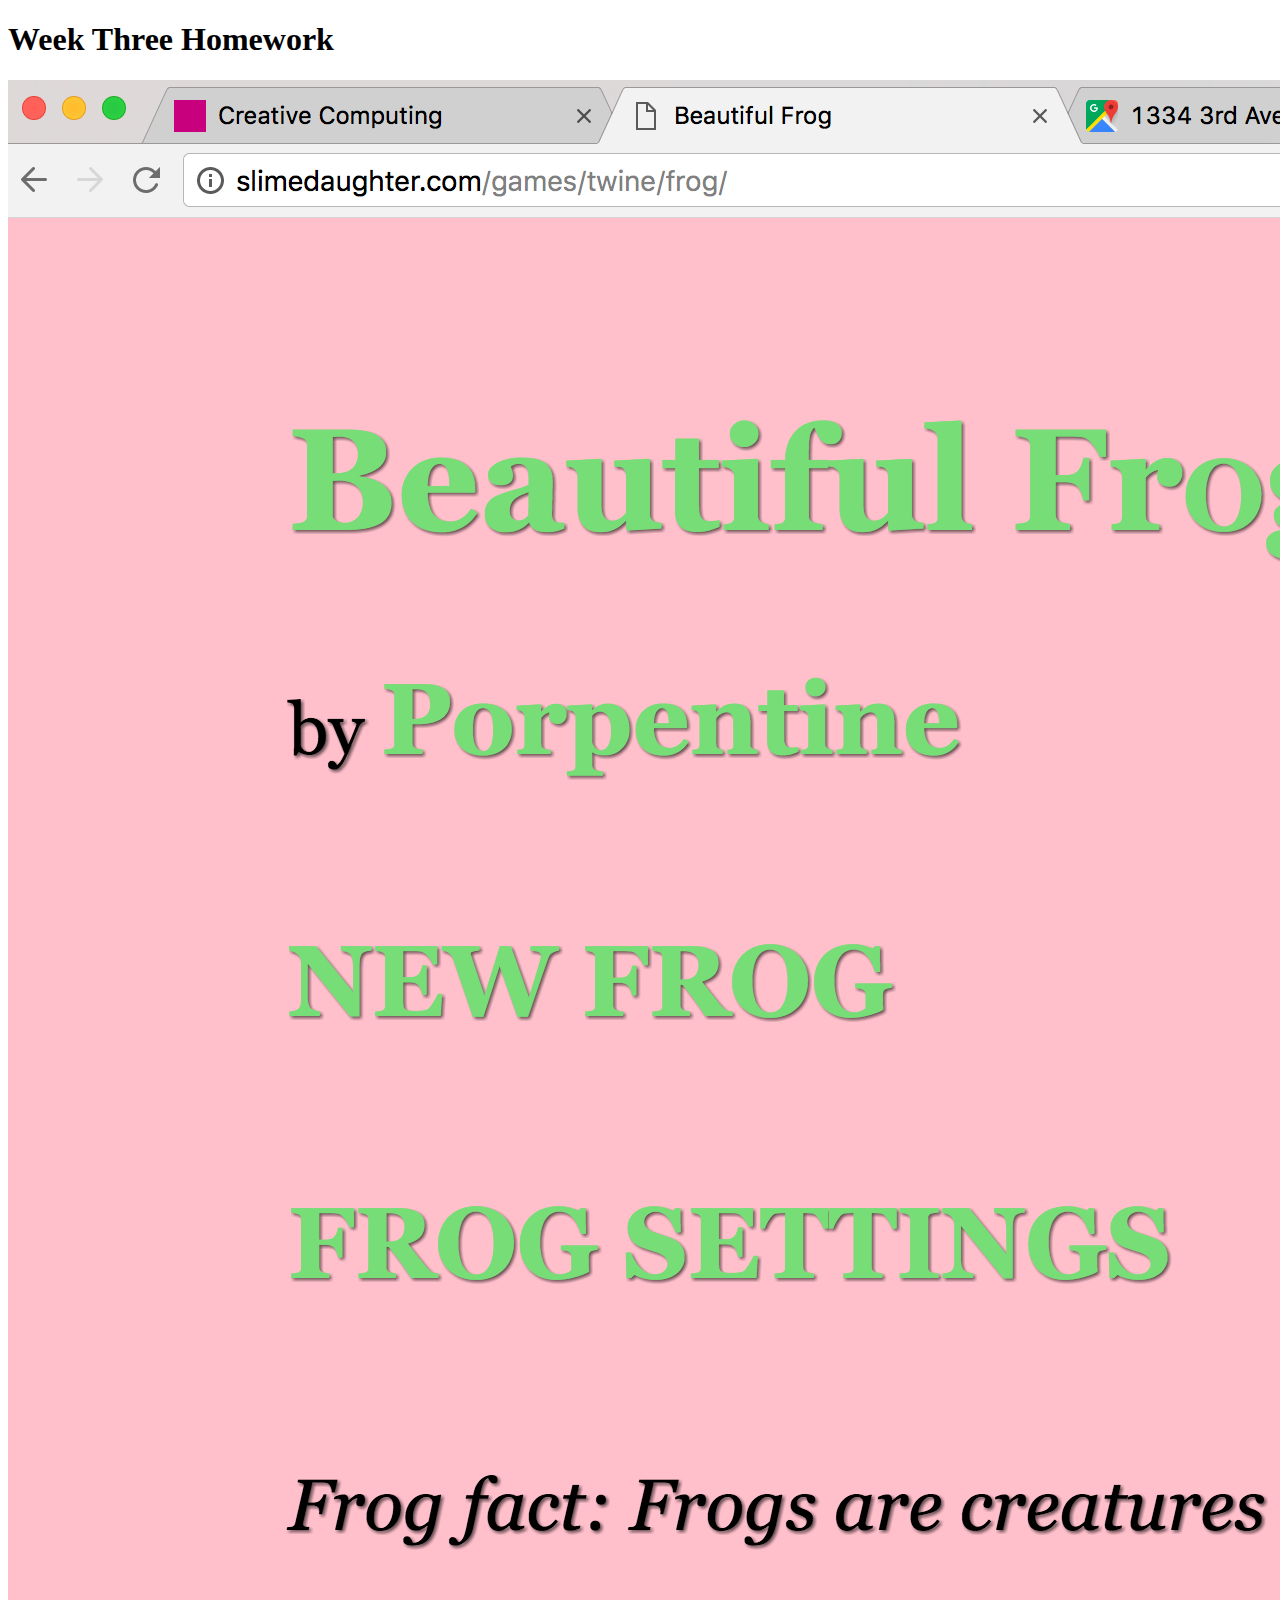
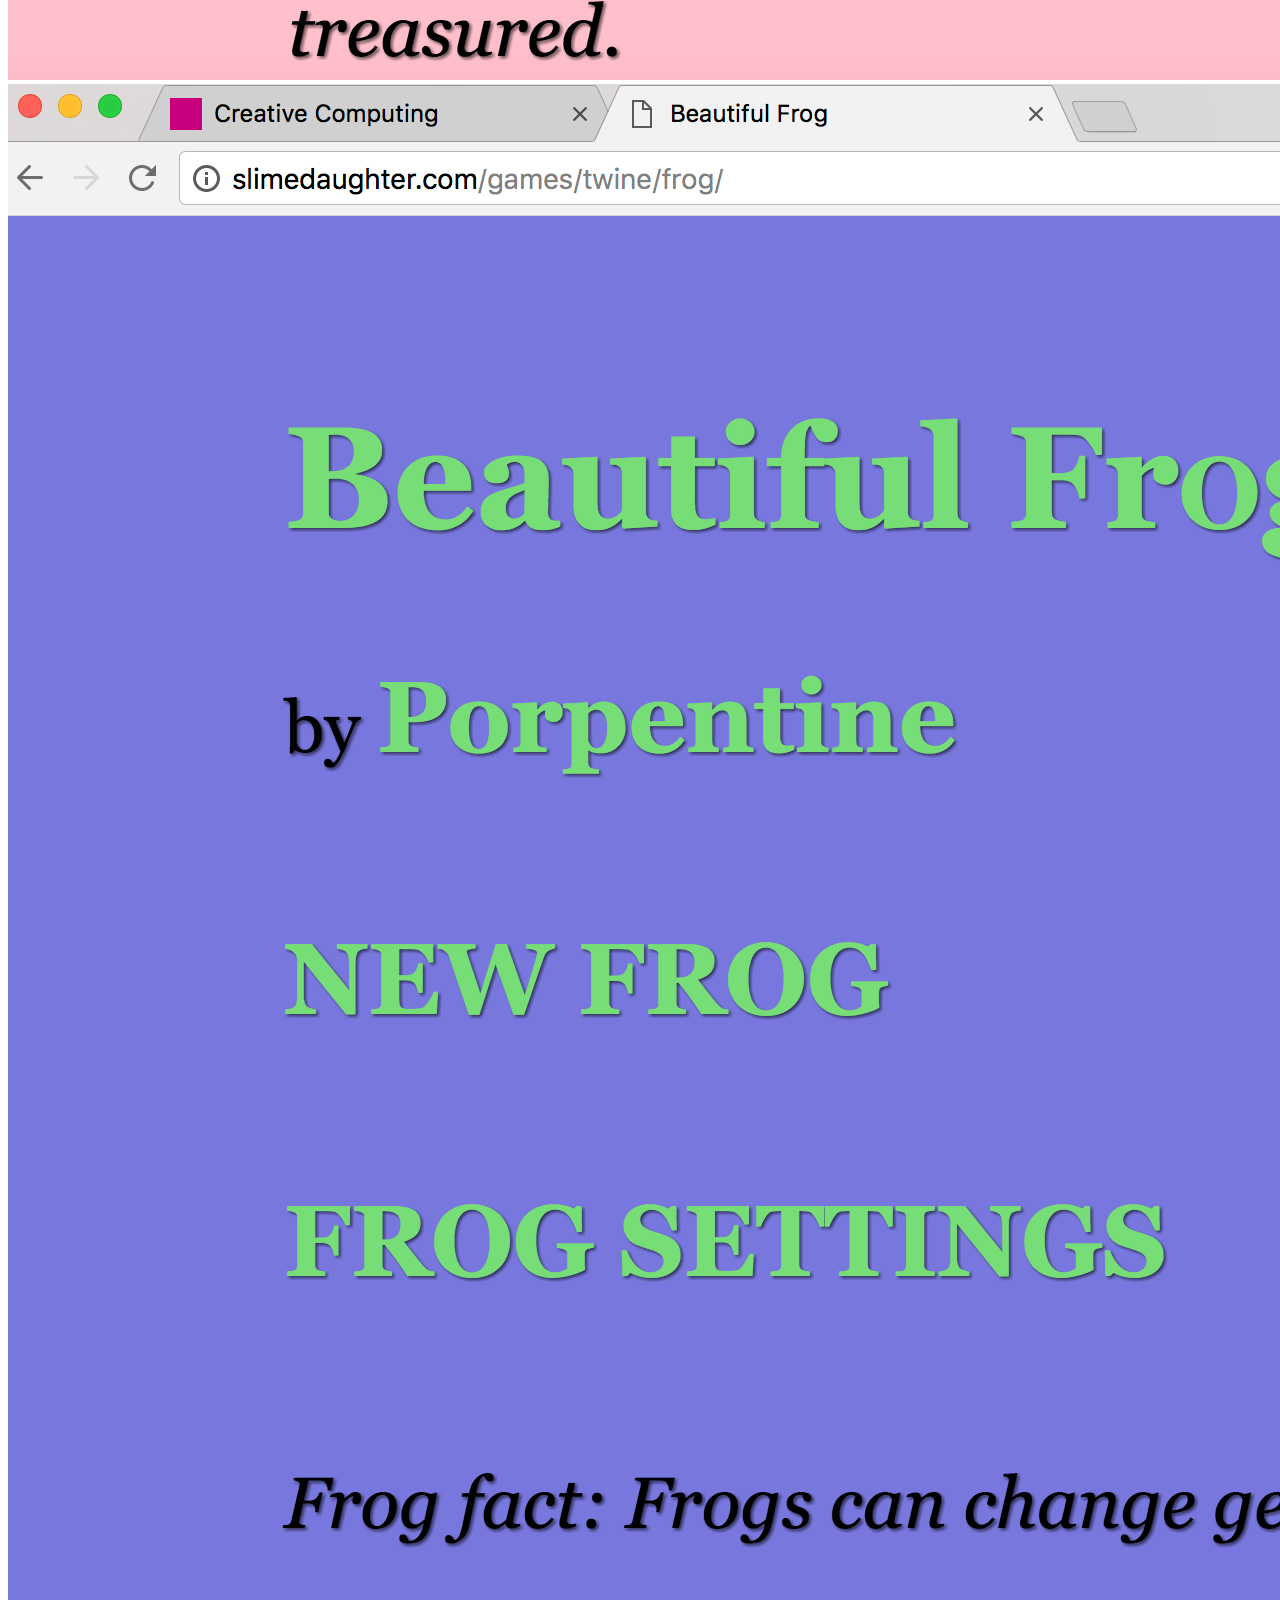
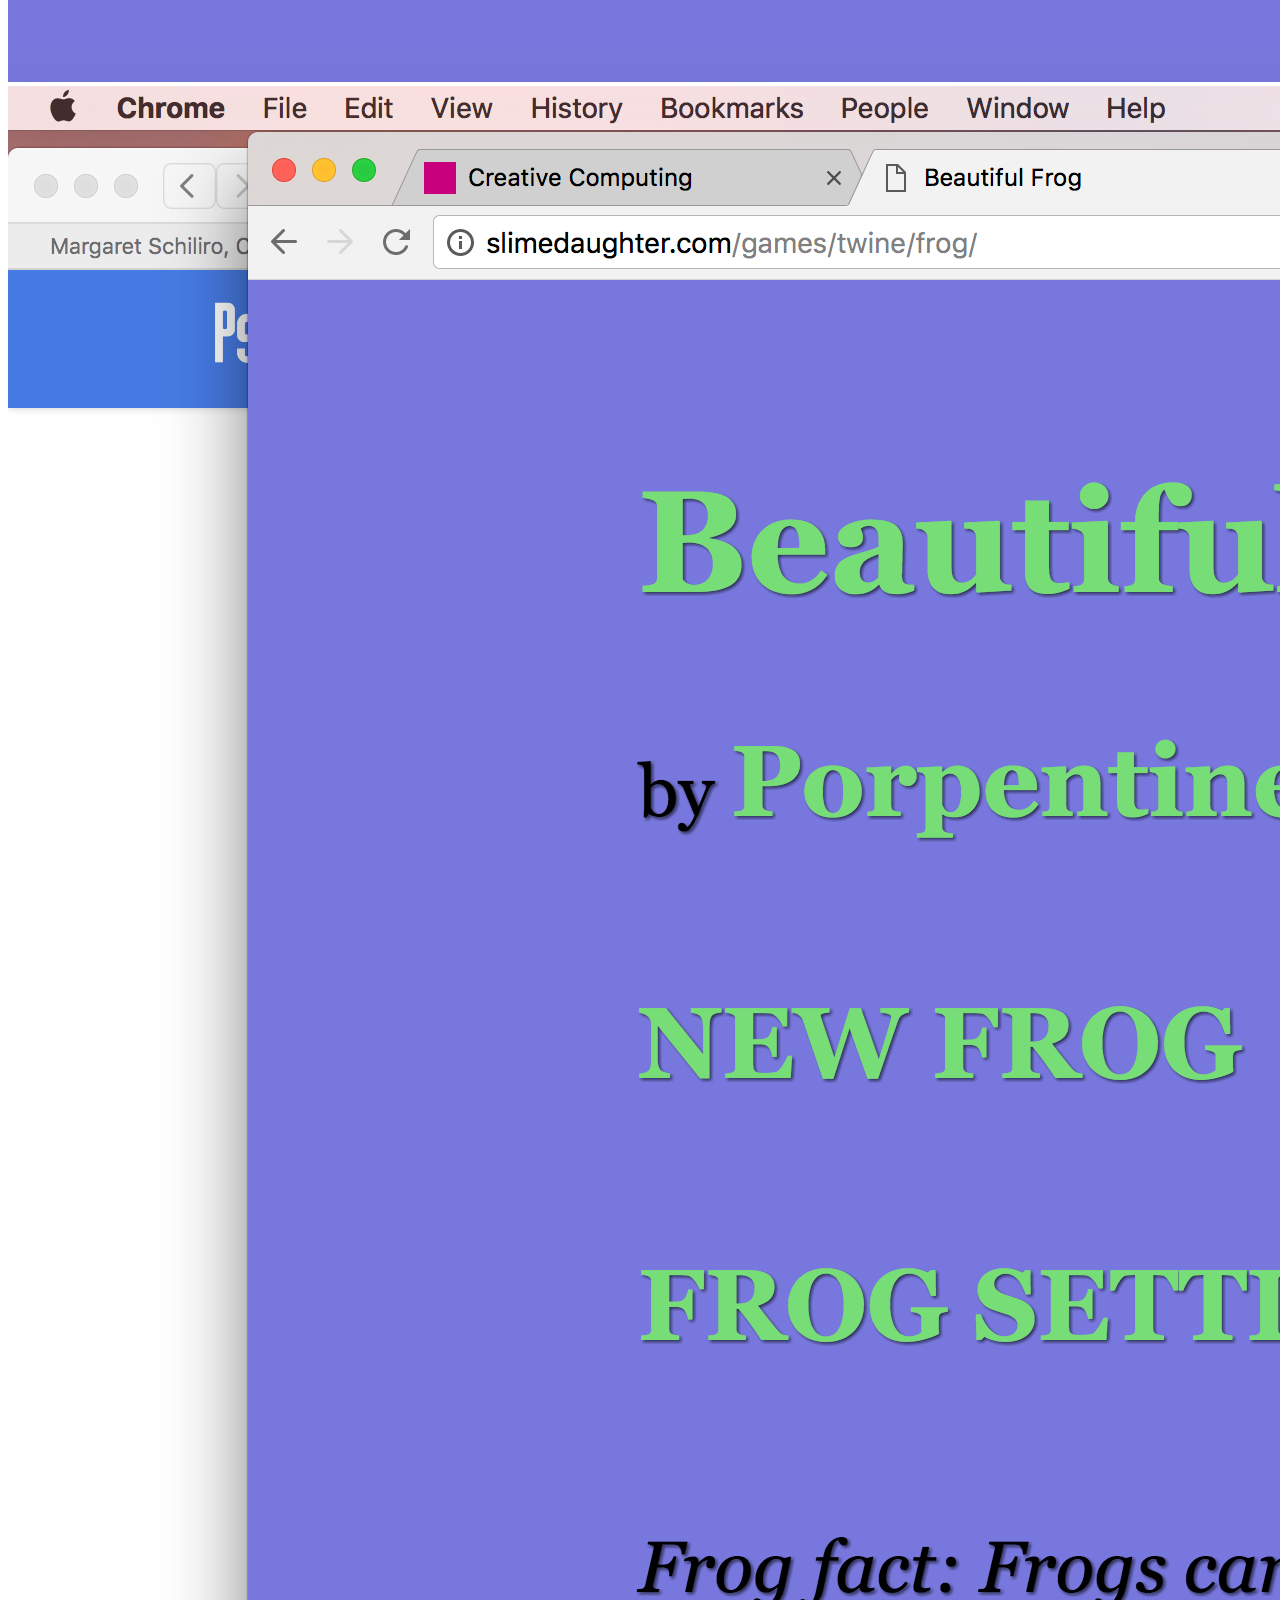
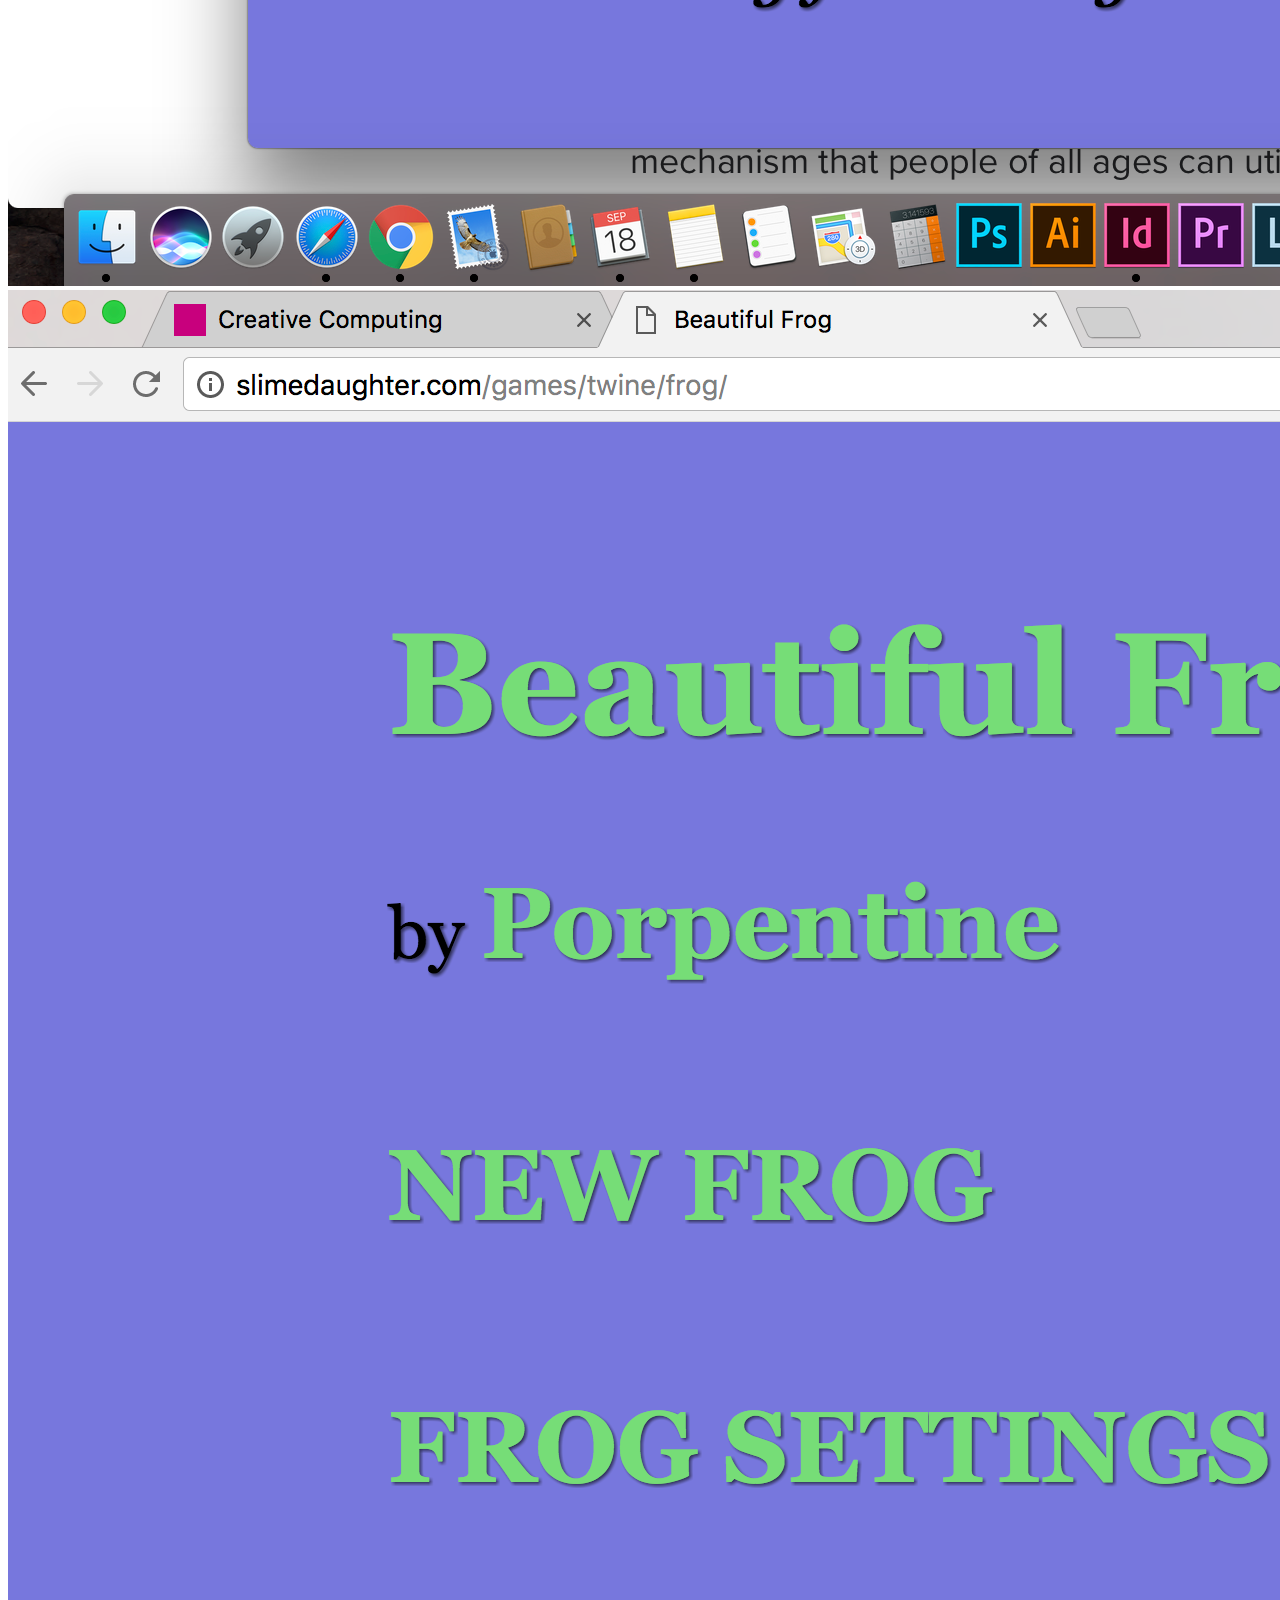
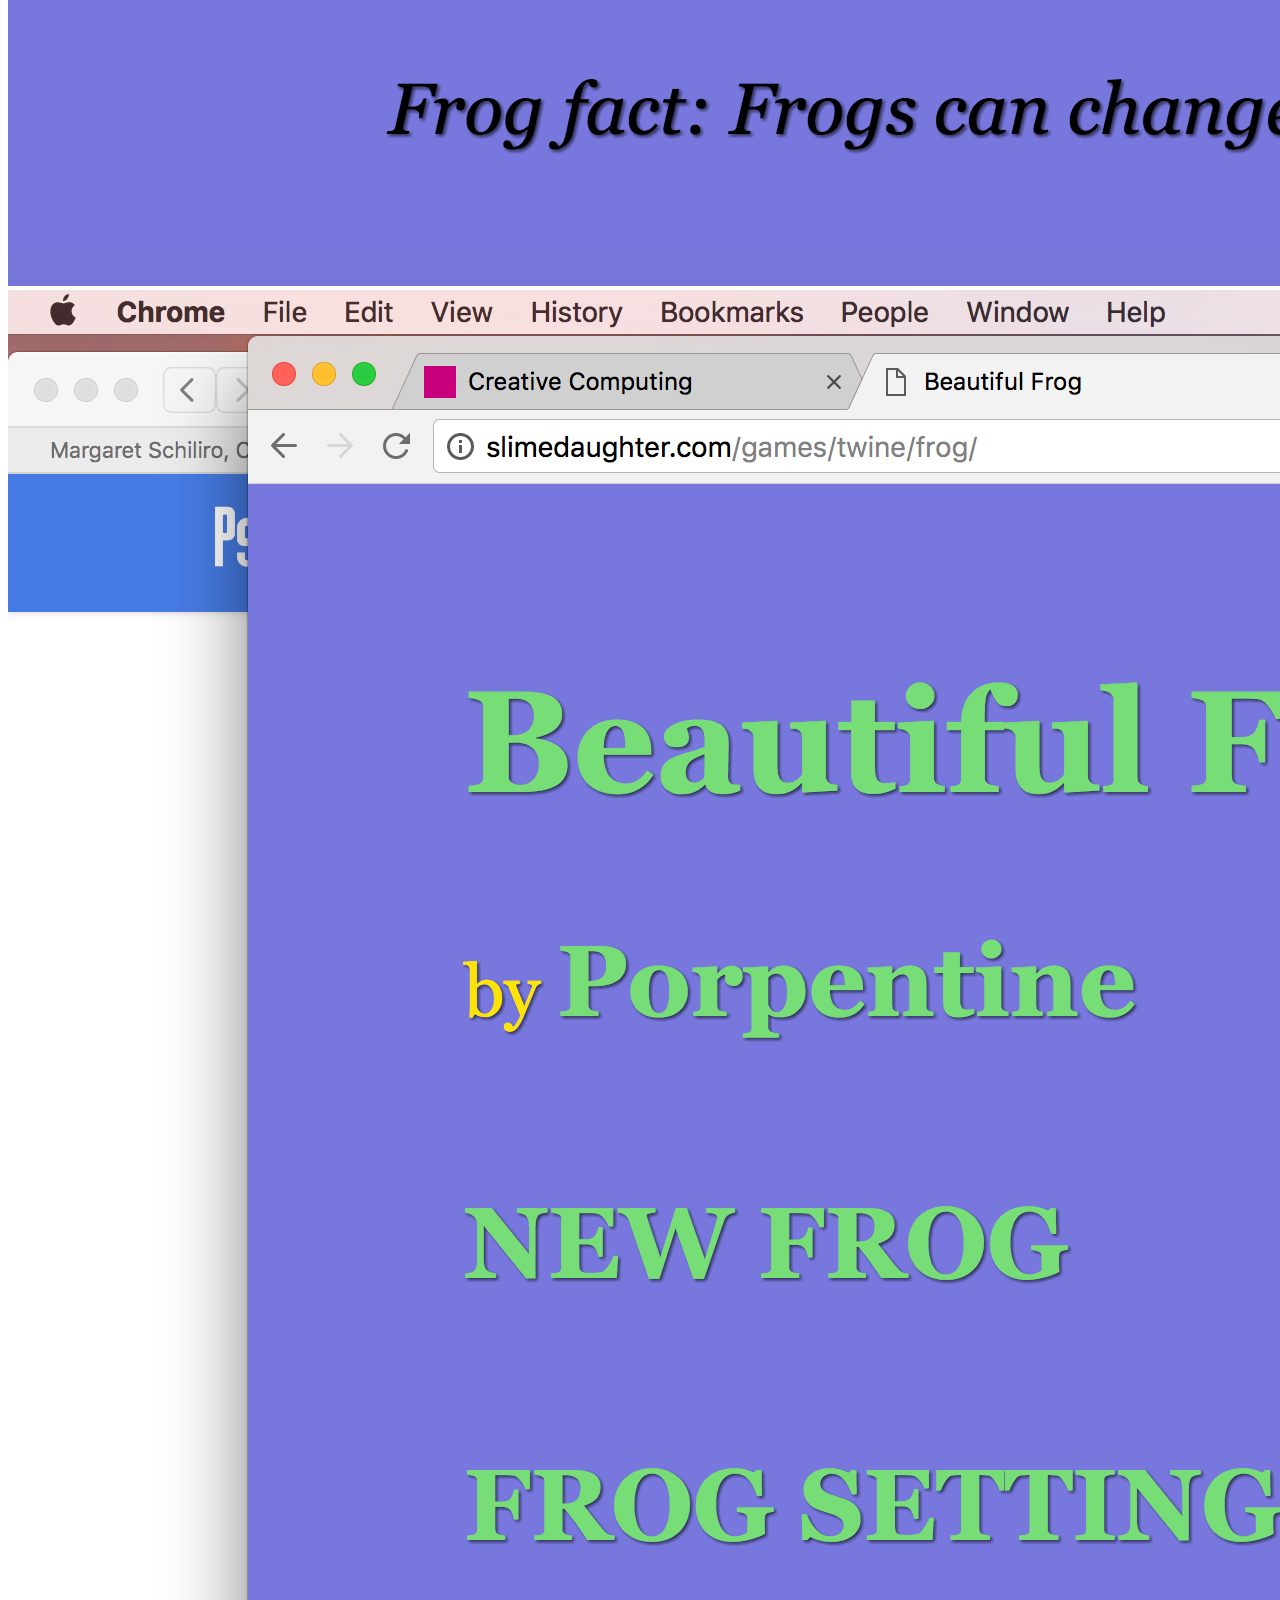
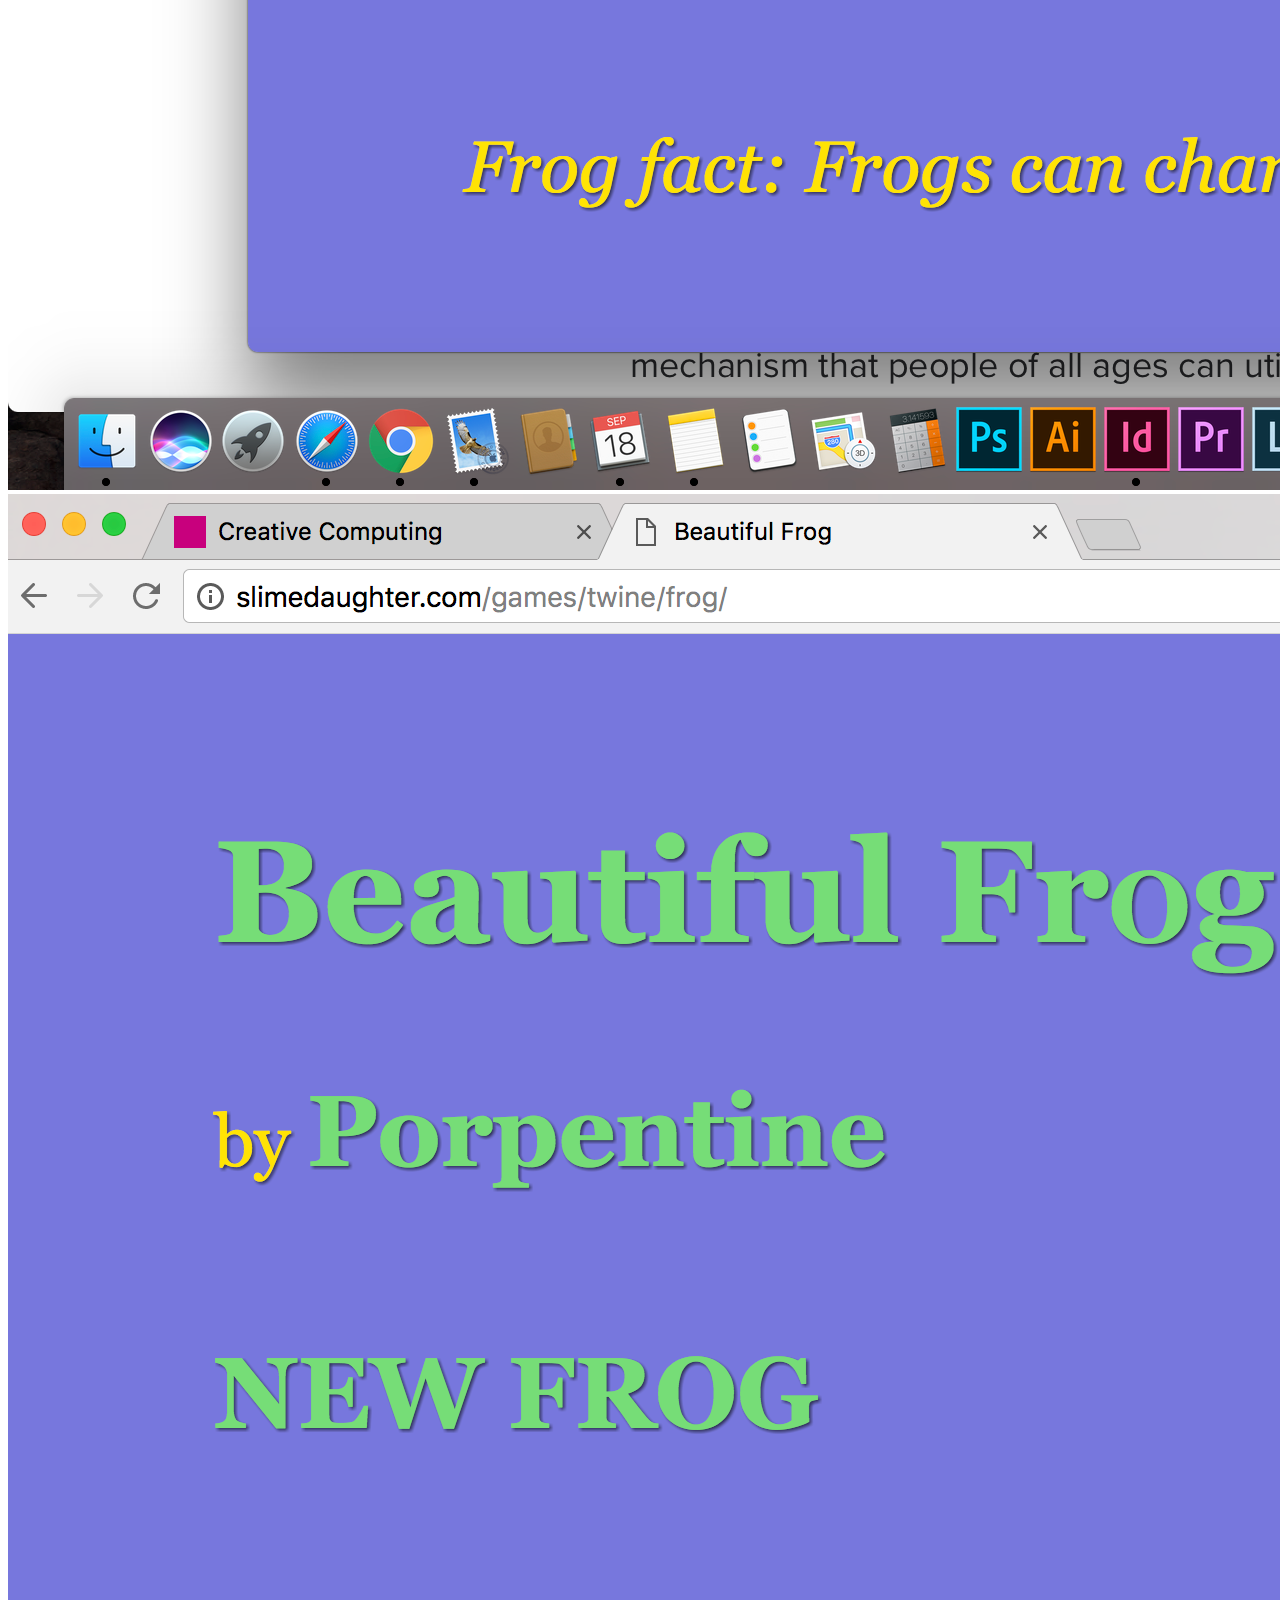
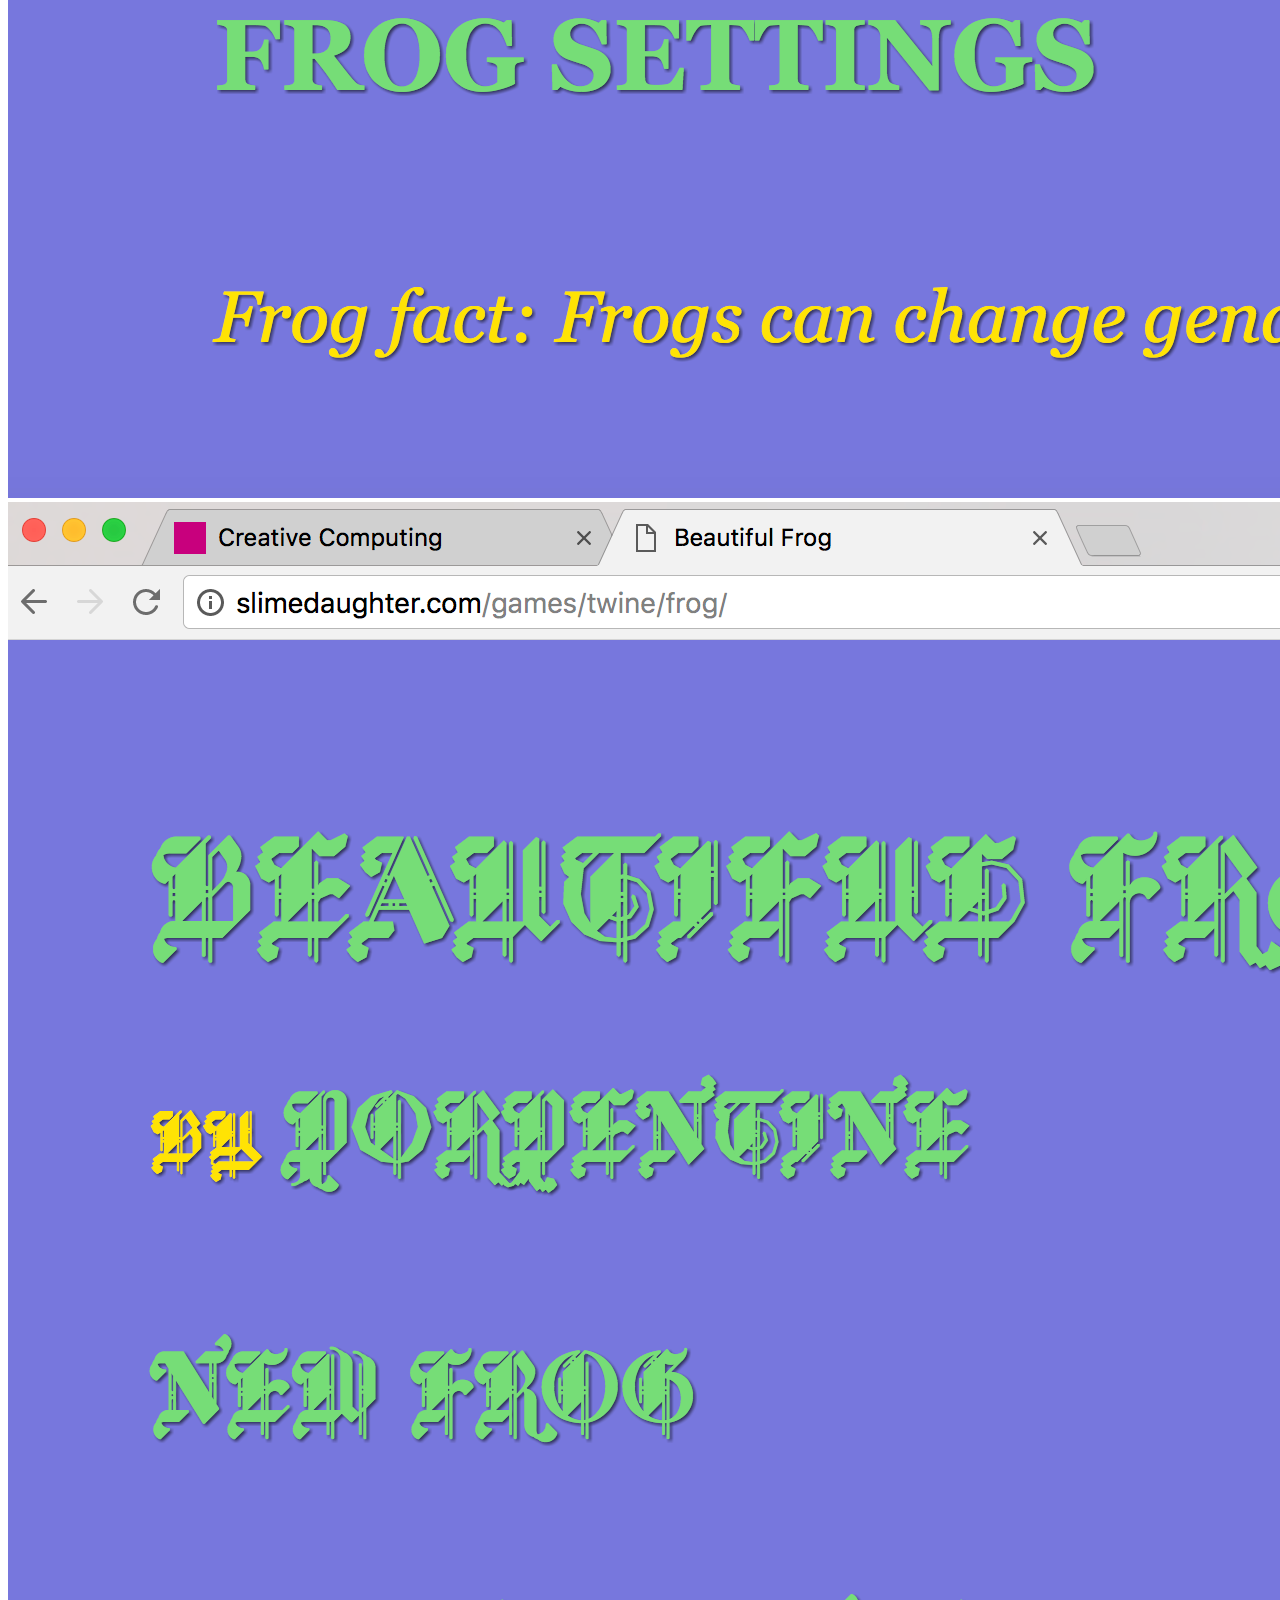
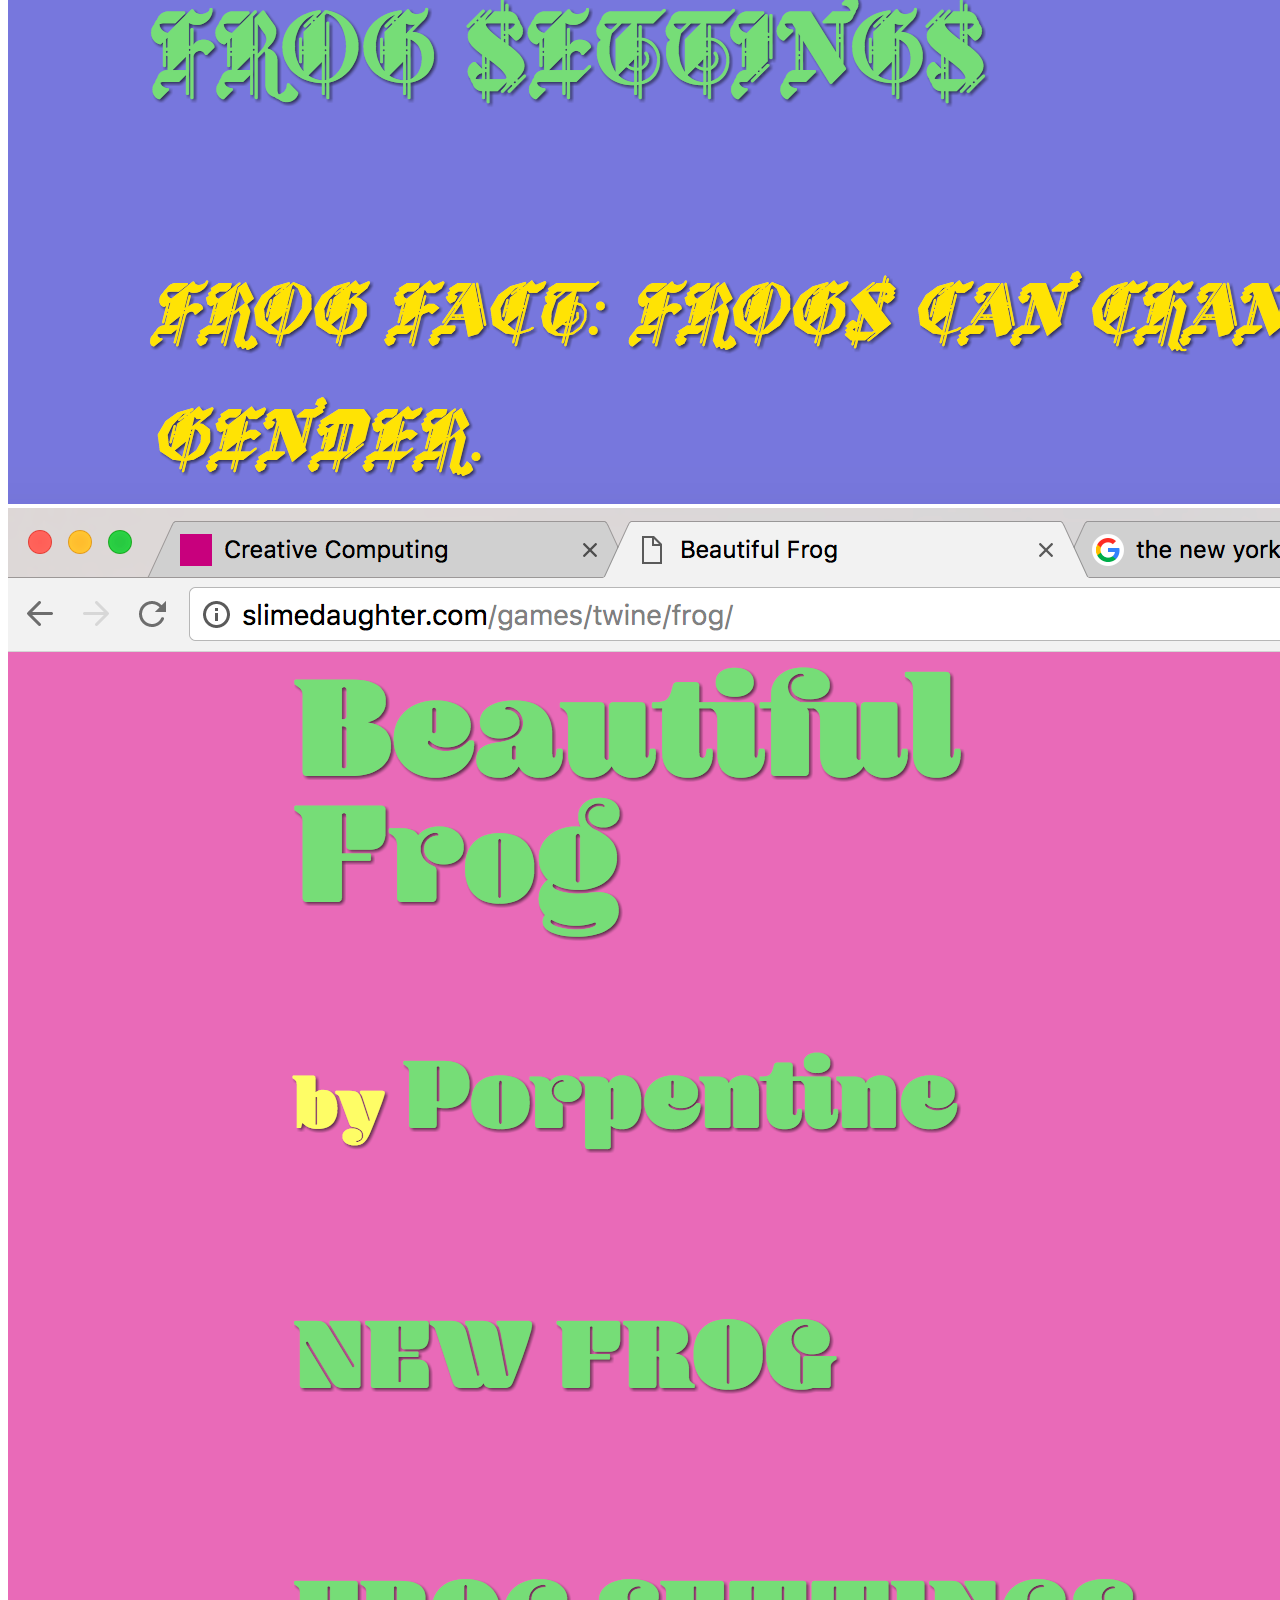
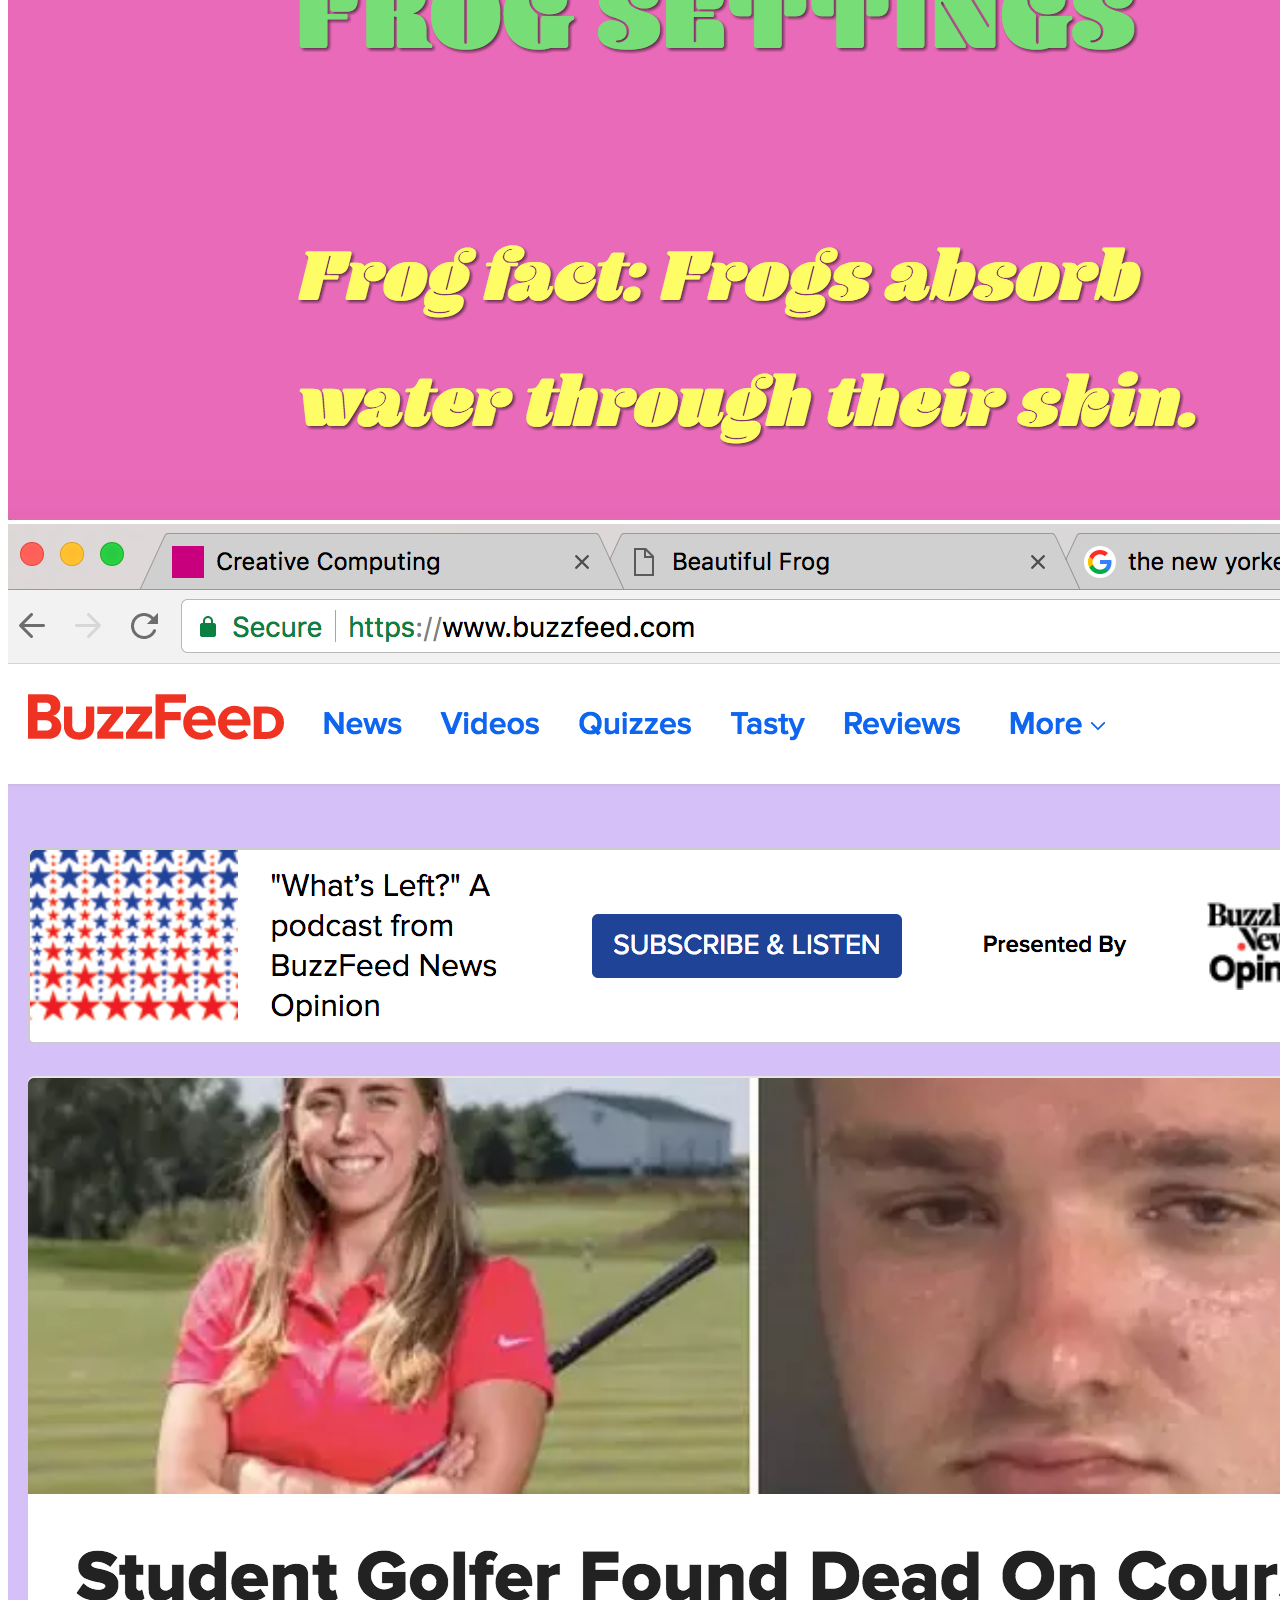
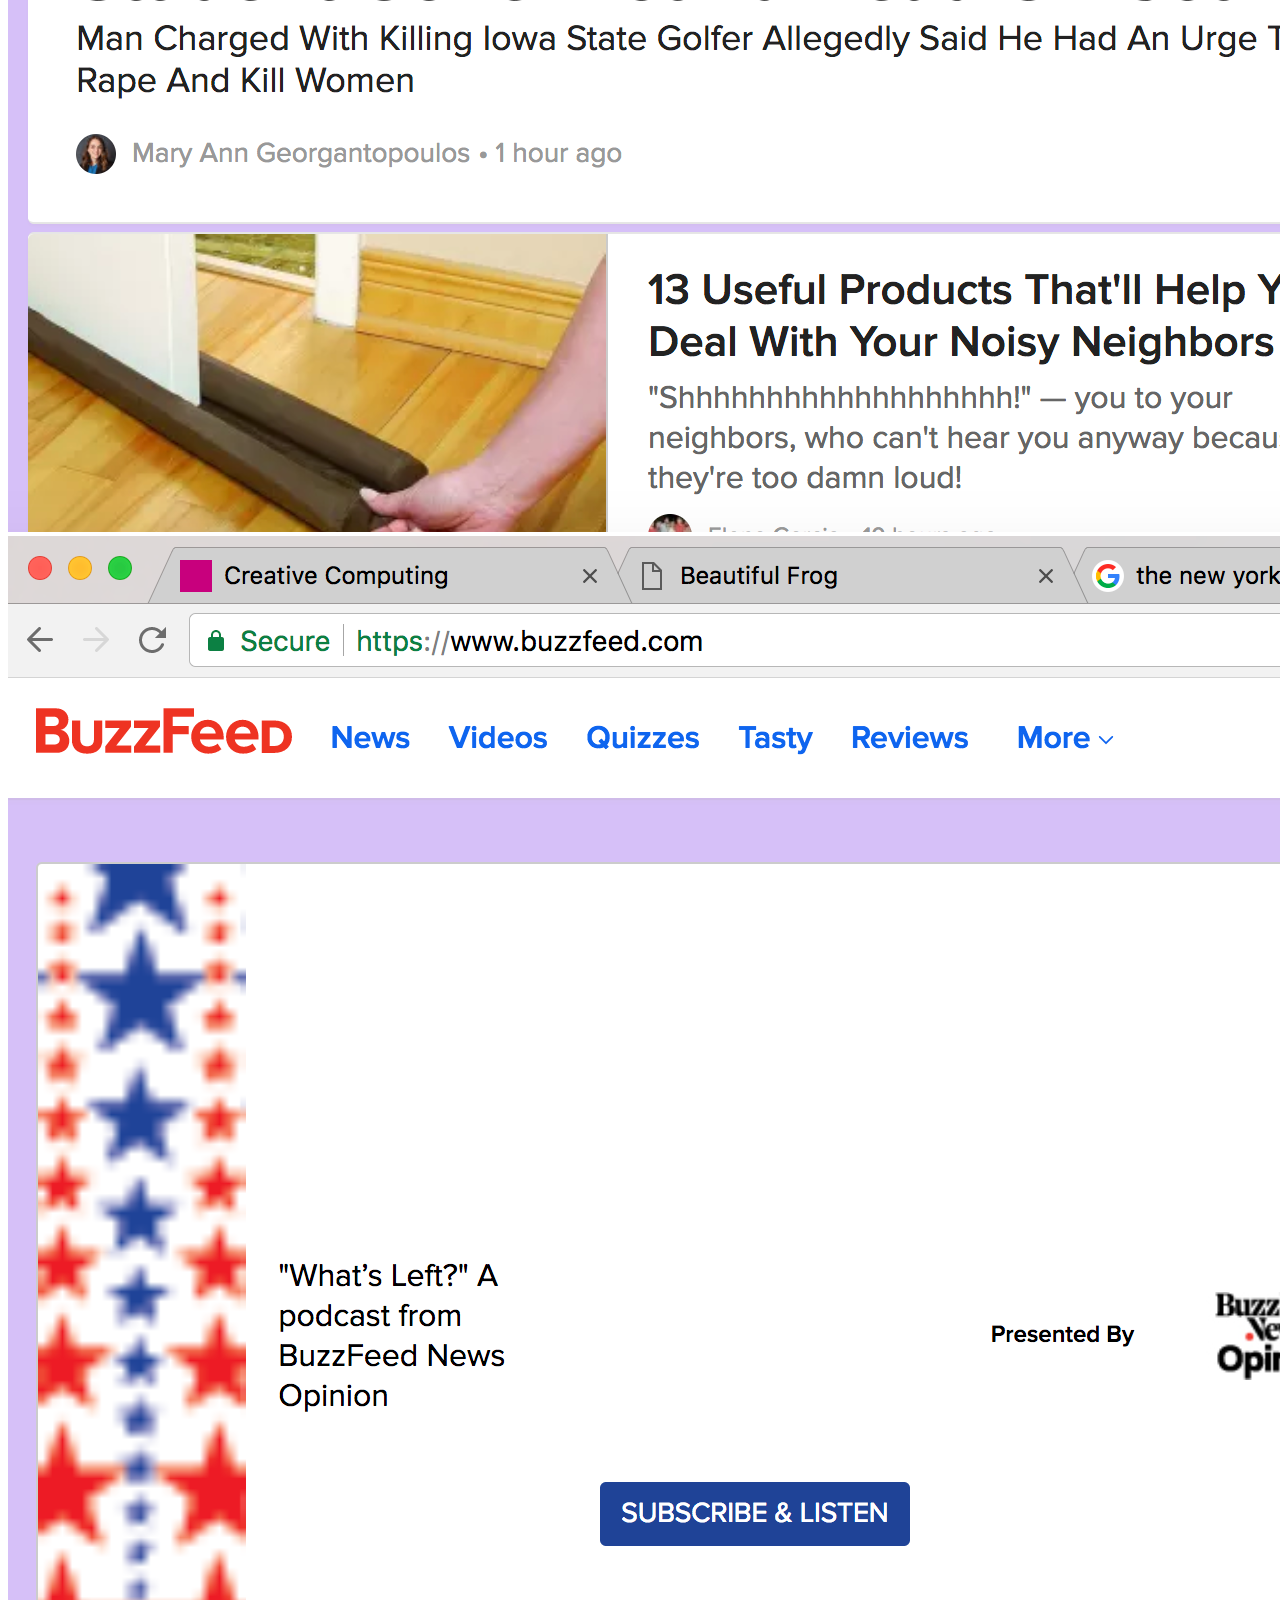
<file: week3hw/index.html>
<!doctype html>
<html>
<head>
  <title>Web Inspector</title>
  <link href="index.css"
</head>

<body>
  <h1>Week Three Homework</h1>

  <img src="1.png">
  <img src="2.png">
  <img src="3.png">
  <img src="4.png">
  <img src="5.png">
  <img src="6.png">
  <img src="7.png">
  <img src="8.png">
  <img src="9.png">
  <img src="10.png">
  <img src="11.png">
  <img src="12.png">
  <img src="13.png">
  <img src="14.png">
  <img src="15.png">
  <img src="16.png">
  <img src="17.png">
  <img src="18.png">
  <img src="19.png">
  <img src="20.png">
  <img src="21.png">
  <img src="22.png">
  <img src="23.png">
  <img src="24.png">
  <img src="25.png">
  <img src="26.png">
  <img src="27.png">
  <img src="28.png">
  <img src="29.png">
</body>
</html>
</file>
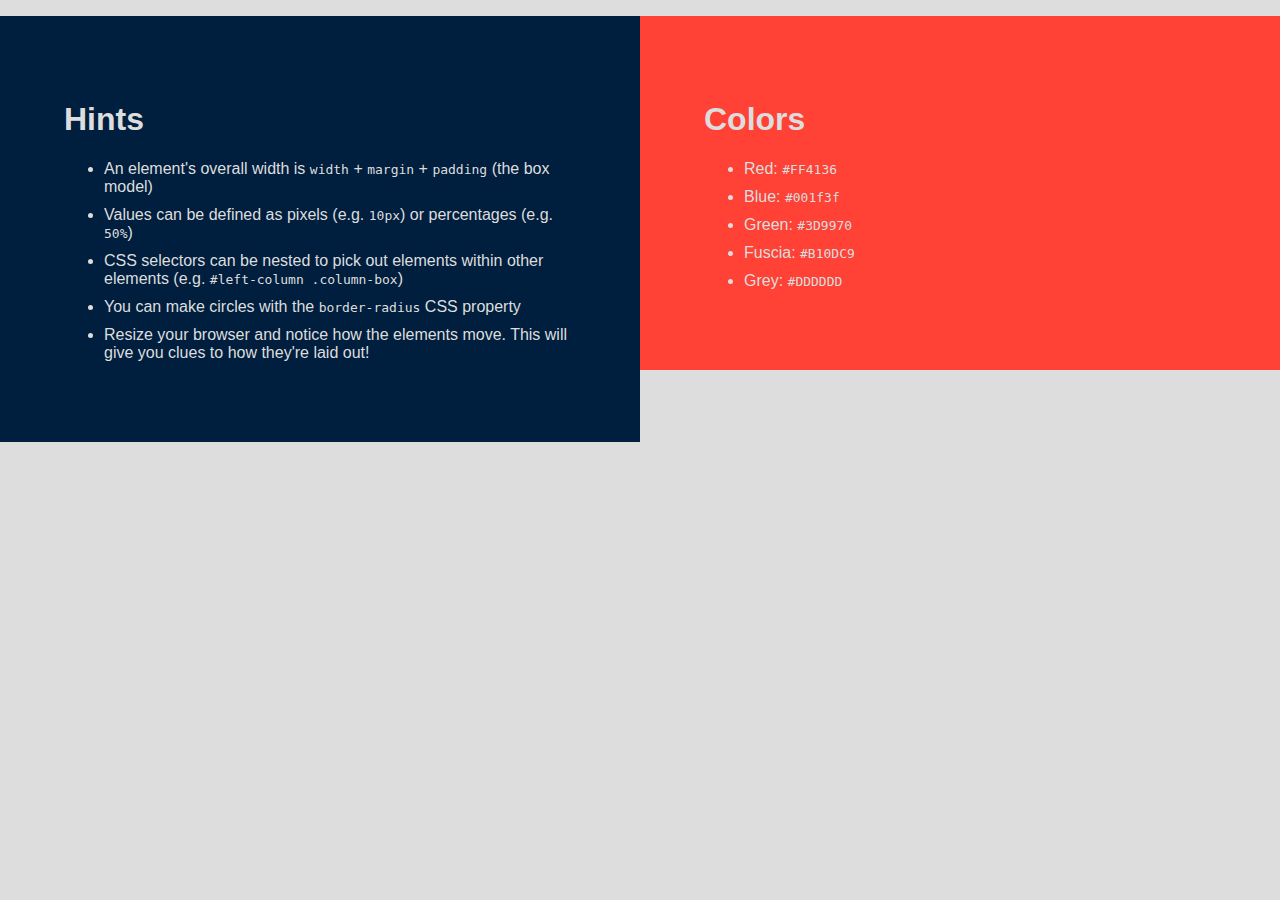
<file: layout_exercise.html>
<!doctype html>
<html>
    <head>


        <style>
            html, body {
                margin: 0;
                padding: 0;
            }
        </style>

        <link rel="stylesheet" href="blue.css" />
        <title>Layout Exercise</title>
    </head>

    <body>
        <div id="left-column" class="column">
            <h1>Hints</h1>

            <ul>
                <li>An element's overall width is <code>width</code> + <code>margin</code> + <code>padding</code> (the box model)</li>
                <li>Values can be defined as pixels (e.g. <code>10px</code>) or percentages (e.g. <code>50%</code>)</li>
                <li>CSS selectors can be nested to pick out elements within other elements (e.g. <code>#left-column .column-box</code>)</li>

                <li>You can make circles with the <code>border-radius</code> CSS property</li>

                <li>Resize your browser and notice how the elements move. This will give you clues to how they're laid out!</li>
            </ul>
        </div>

        <div id="right-column" class="column">
            <h1>Colors</h1>

            <ul>
                <li>Red: <code>#FF4136</code></li>
                <li>Blue: <code>#001f3f</code></li>
                <li>Green: <code>#3D9970</code></li>
                <li>Fuscia: <code>#B10DC9</code></li>
                <li>Grey: <code>#DDDDDD</code></li>
            </ul>
        </div>

        <div id="footer">
            <p>Now I'm a CSS pro!</p>
        </div>

        <div class="face">
            <div class="eye eye-left"></div>
            <div class="eye eye-right"></div>
            <div class="mouth"></div>
        </div>

    </body>
</html>
</file>
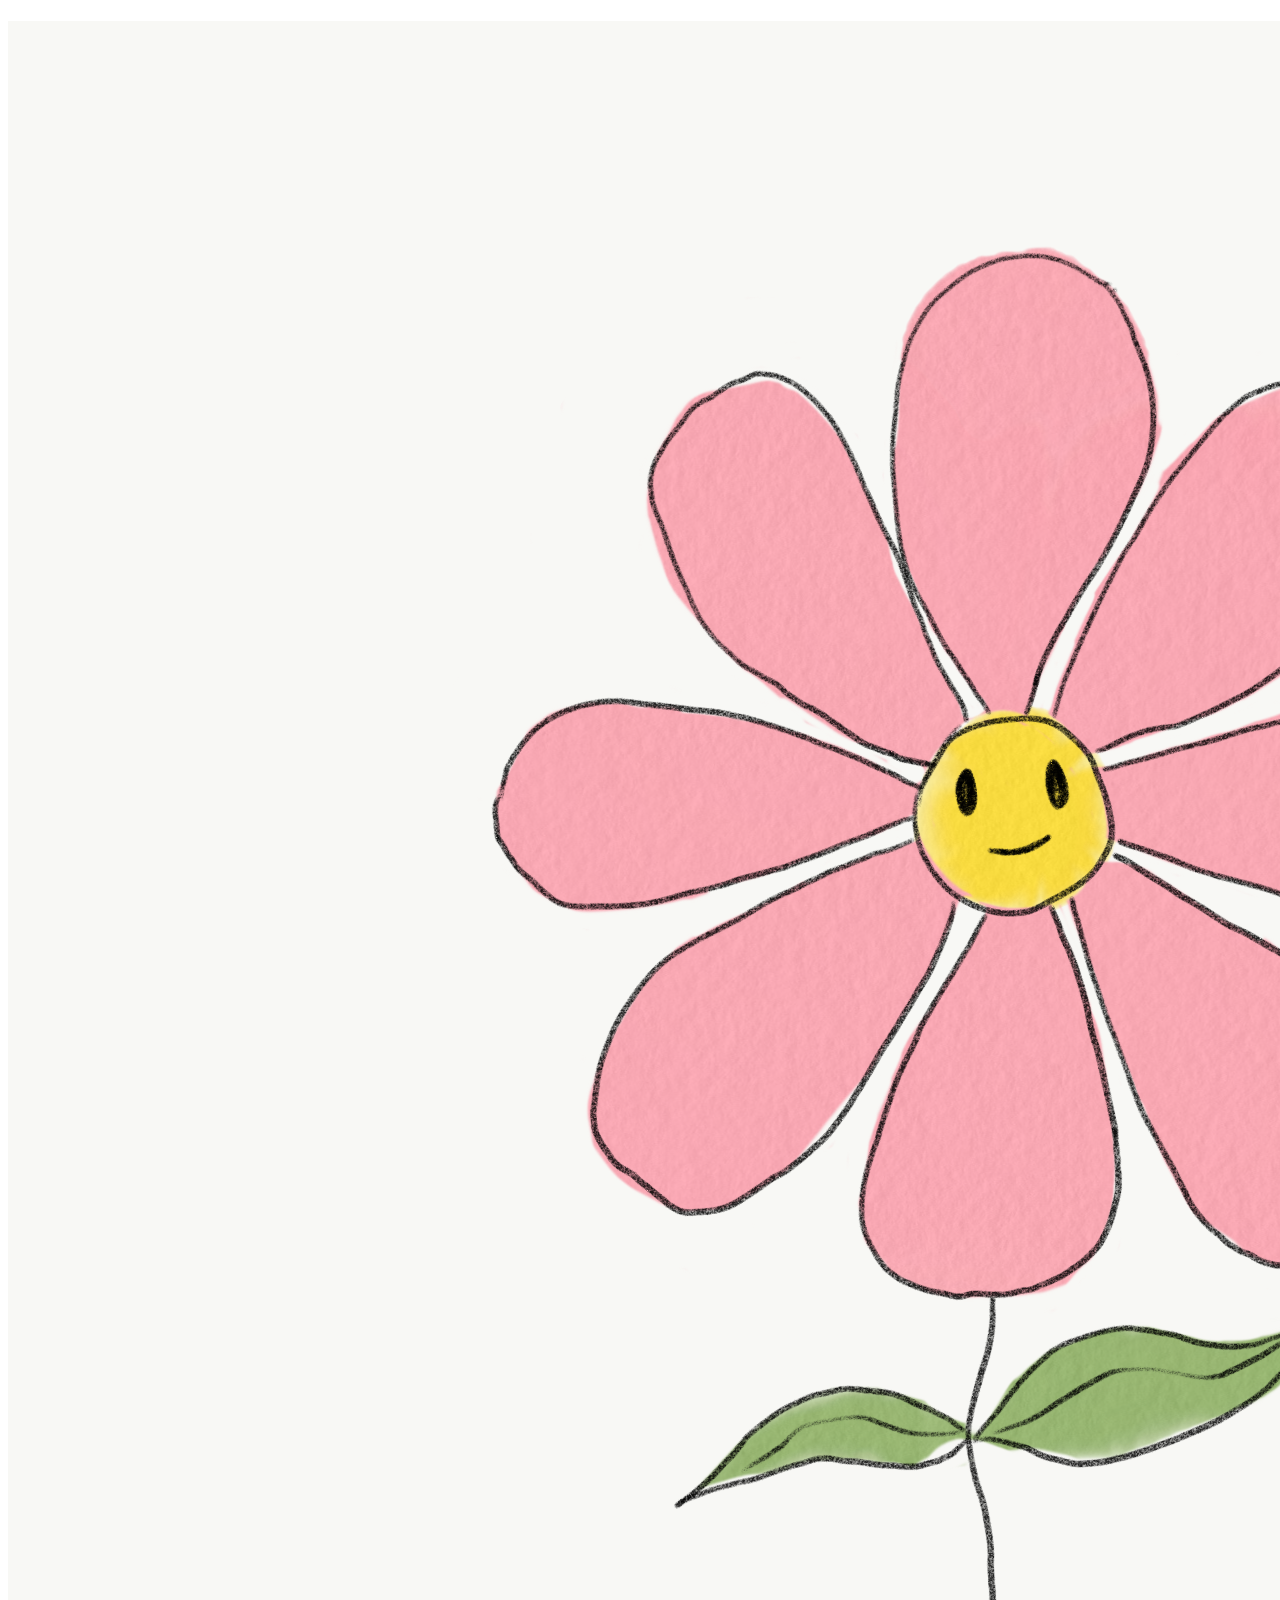
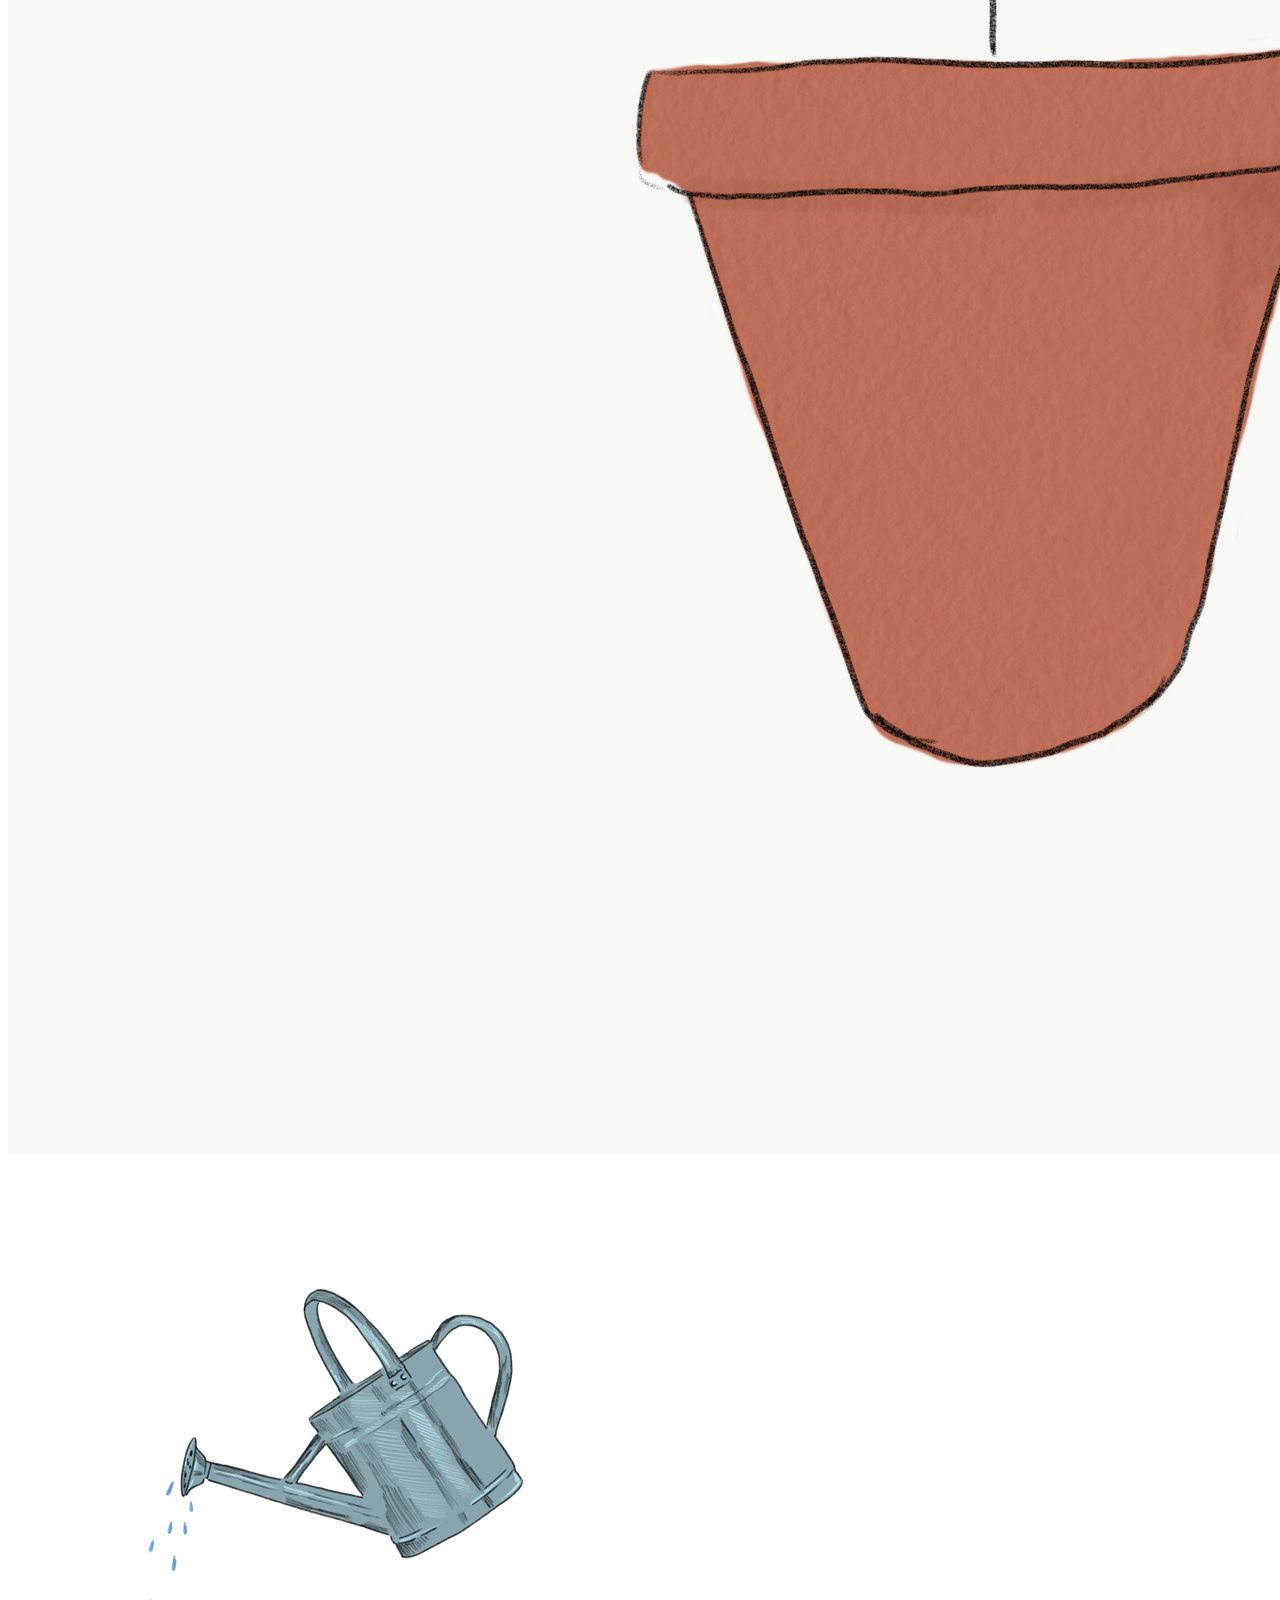
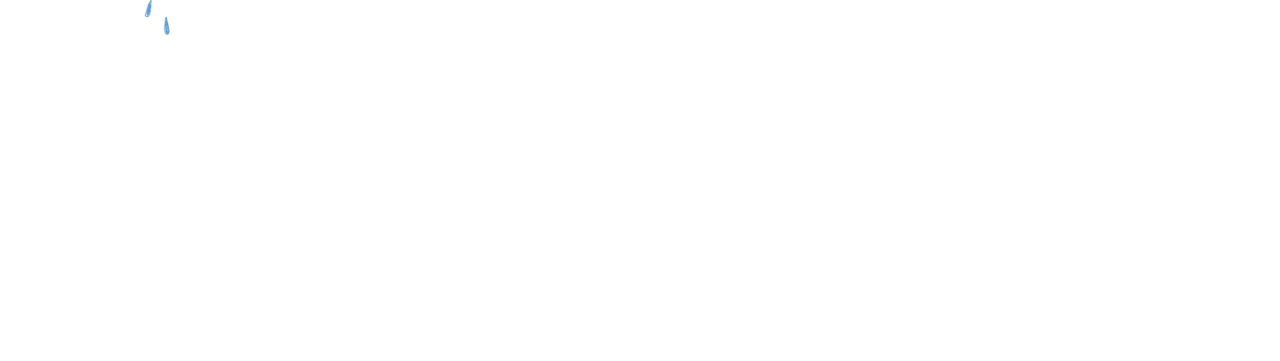
<file: toy/toy.html>
<!doctype html>
<html>
<head>
  <link href="toy.css"
  rel="stylesheet">

  <h1> </h1>

</head>
<body>
<img id="image"src="flower1.png">

<script src="toy.js">
</script>

<div id="box">
  <img src="wateringcan.png">
</div>

<script src="toy.js"></script>



</body>
</html>
</file>
<file: blue.css>
body {
    background-color: #DDDDDD;
    font-family:sans-serif ;
    color: #DDDDDD;
}

#left-column {
    background-color: #001f3f;
    float: left;
}

#right-column {
    background-color: #FF4136;
    float: right;
}



.column {
    padding: 5%;
    width: 40%;
    position: relative;
}

li {
    margin-bottom: 10px;
}
</file>
<file: toy/toy.css>
#box {
  height: 200px;
  width: 200px;
  position: absolute;

}
</file>
